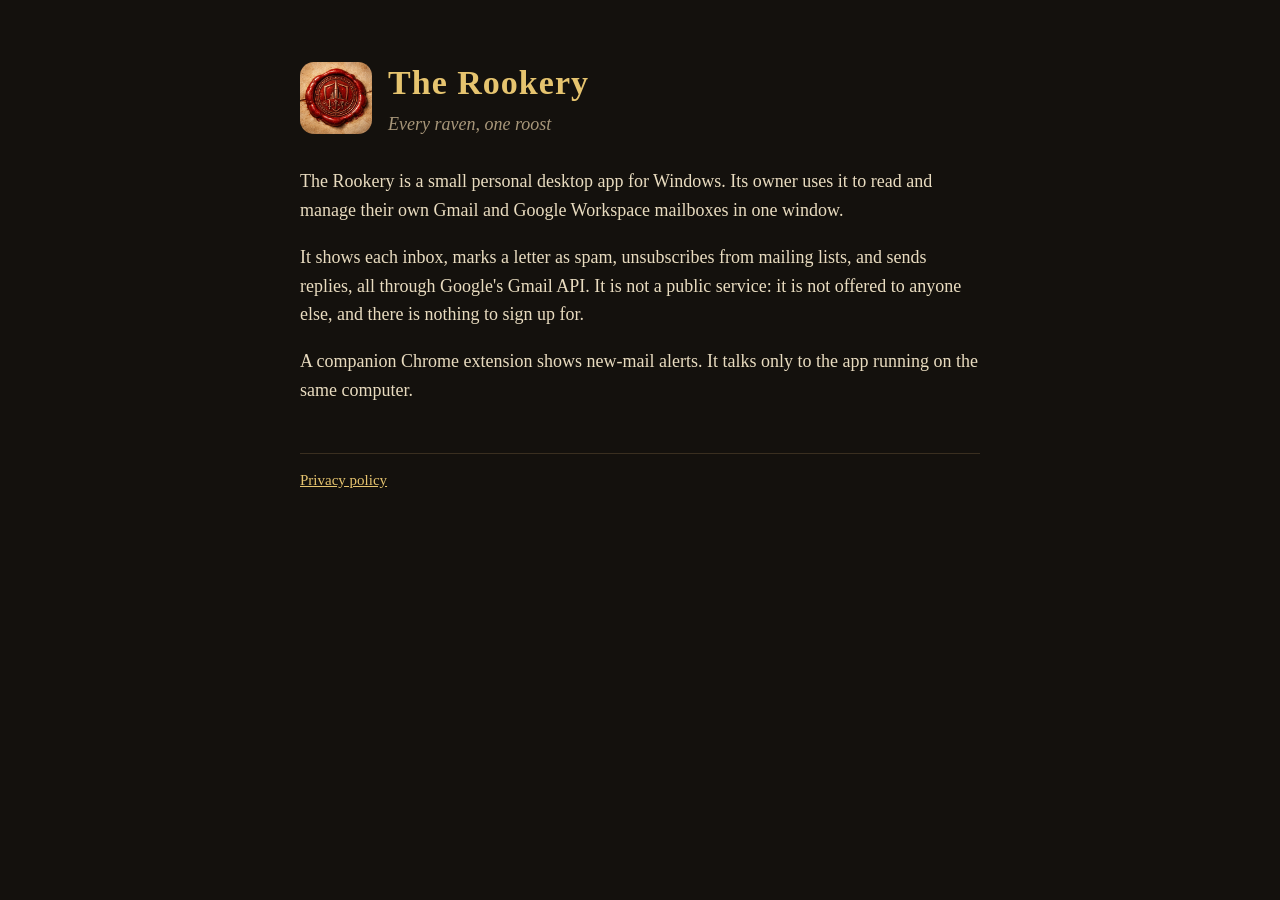
<file: index.html>
<!doctype html>
<html lang="en"><head><meta charset="utf-8"><meta name="viewport" content="width=device-width,initial-scale=1">
<title>The Rookery</title><link rel="stylesheet" href="style.css"></head>
<body><main>
<header><img src="seal.png" alt=""><div><h1>The Rookery</h1><div class="sub">Every raven, one roost</div></div></header>
<p>The Rookery is a small personal desktop app for Windows. Its owner uses it to read and manage their own Gmail and Google Workspace mailboxes in one window.</p>
<p>It shows each inbox, marks a letter as spam, unsubscribes from mailing lists, and sends replies, all through Google's Gmail API. It is not a public service: it is not offered to anyone else, and there is nothing to sign up for.</p>
<p>A companion Chrome extension shows new-mail alerts. It talks only to the app running on the same computer.</p>
<footer><a href="privacy.html">Privacy policy</a></footer>
</main></body></html>
</file>
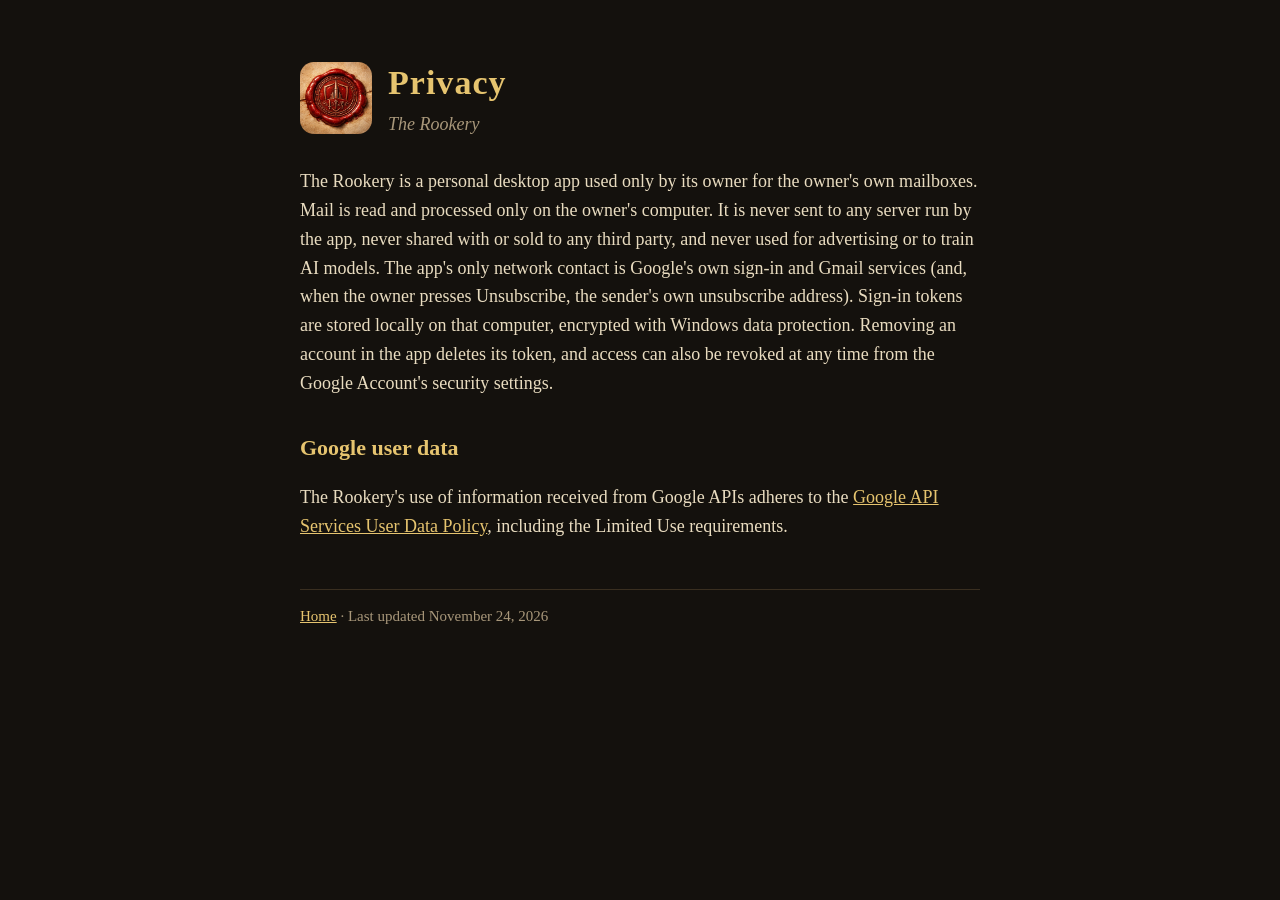
<file: privacy.html>
<!doctype html>
<html lang="en"><head><meta charset="utf-8"><meta name="viewport" content="width=device-width,initial-scale=1">
<title>The Rookery: Privacy</title><link rel="stylesheet" href="style.css"></head>
<body><main>
<header><img src="seal.png" alt=""><div><h1>Privacy</h1><div class="sub">The Rookery</div></div></header>
<p>The Rookery is a personal desktop app used only by its owner for the owner's own mailboxes. Mail is read and processed only on the owner's computer. It is never sent to any server run by the app, never shared with or sold to any third party, and never used for advertising or to train AI models. The app's only network contact is Google's own sign-in and Gmail services (and, when the owner presses Unsubscribe, the sender's own unsubscribe address). Sign-in tokens are stored locally on that computer, encrypted with Windows data protection. Removing an account in the app deletes its token, and access can also be revoked at any time from the Google Account's security settings.</p>
<h2>Google user data</h2>
<p>The Rookery's use of information received from Google APIs adheres to the <a href="https://developers.google.com/terms/api-services-user-data-policy">Google API Services User Data Policy</a>, including the Limited Use requirements.</p>
<footer><a href="index.html">Home</a> · Last updated November 24, 2026</footer>
</main></body></html>
</file>
<file: style.css>
body{margin:0;background:#14110d;color:#e9dcc0;font:18px/1.6 Georgia,'Times New Roman',serif}
main{max-width:680px;margin:0 auto;padding:56px 20px}
header{display:flex;align-items:center;gap:16px;margin-bottom:28px}
header img{width:72px;height:72px;border-radius:14px}
h1{font-size:34px;margin:0;color:#e6c46f;letter-spacing:.03em}
.sub{color:#a8977a;font-style:italic}
h2{color:#e6c46f;font-size:22px;margin-top:32px}
a{color:#e6c46f}
footer{margin-top:48px;color:#a8977a;font-size:15px;border-top:1px solid #3a2f20;padding-top:14px}
</file>
